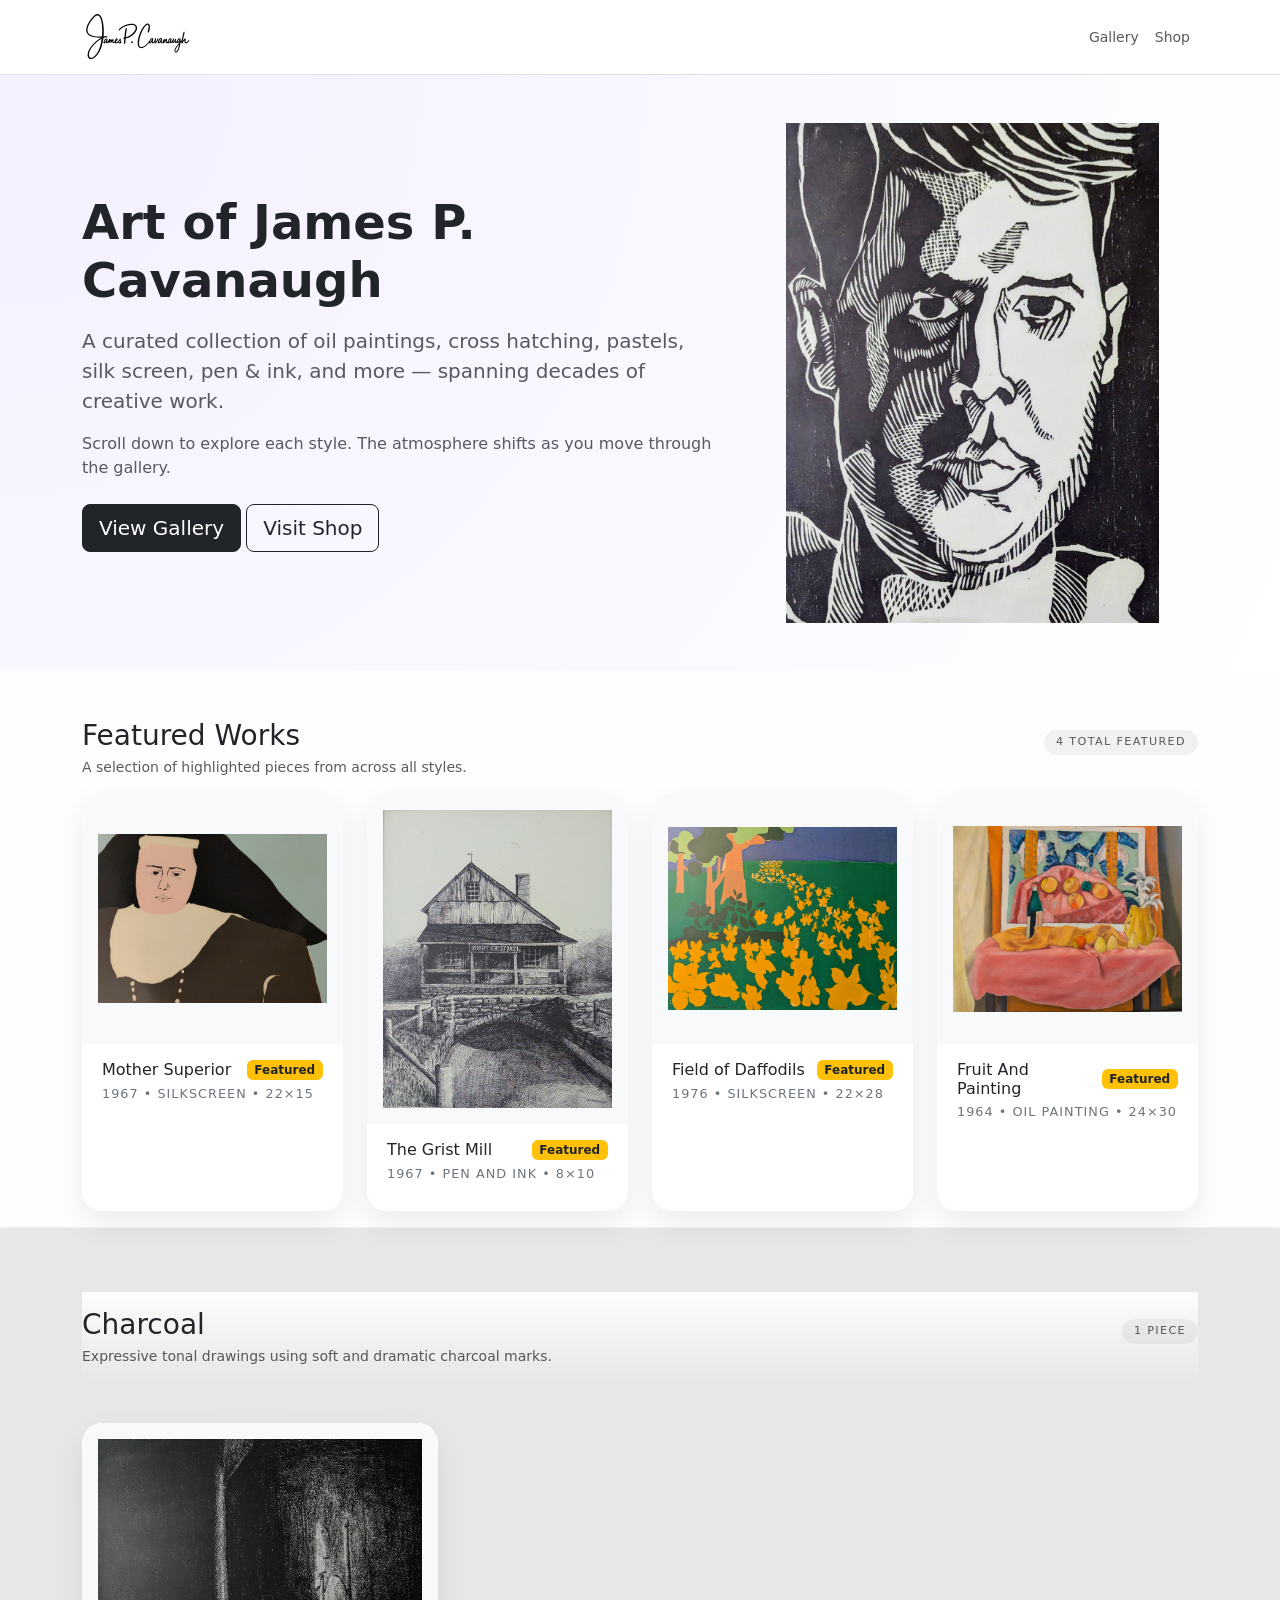
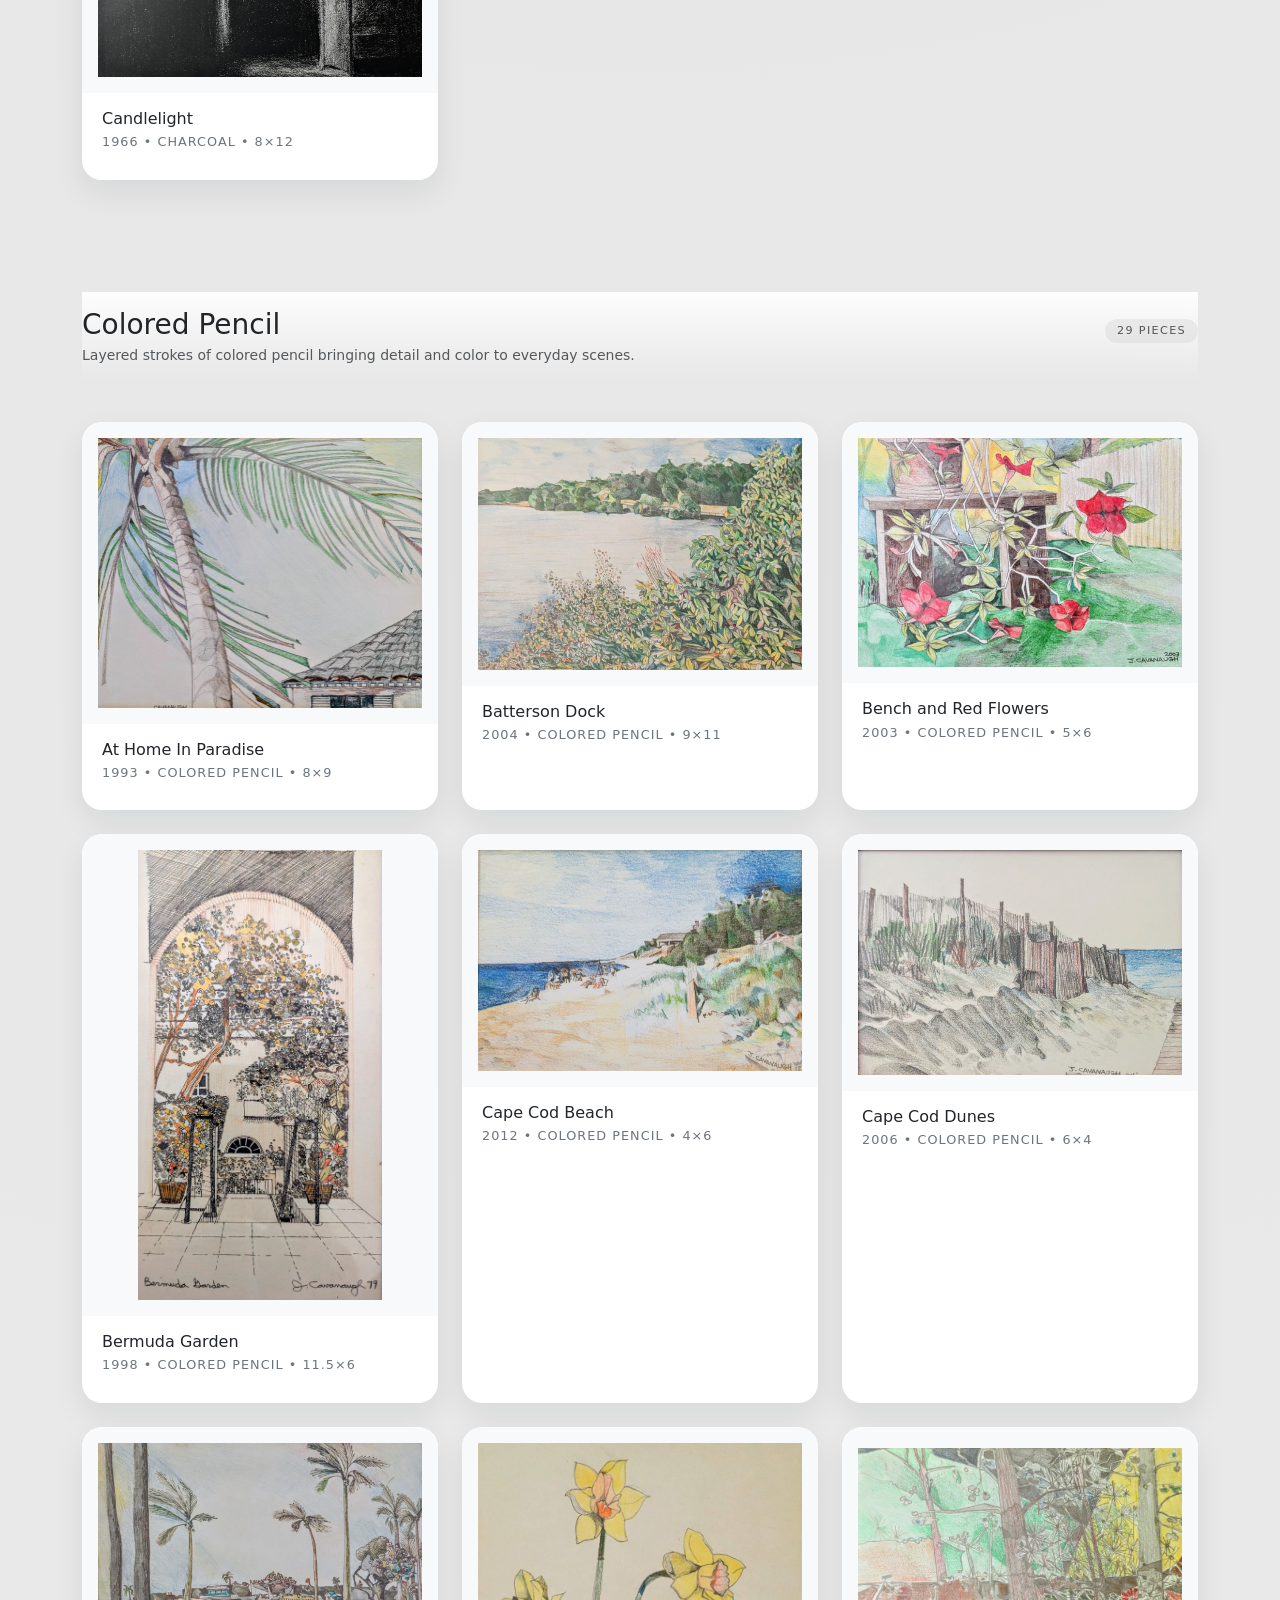
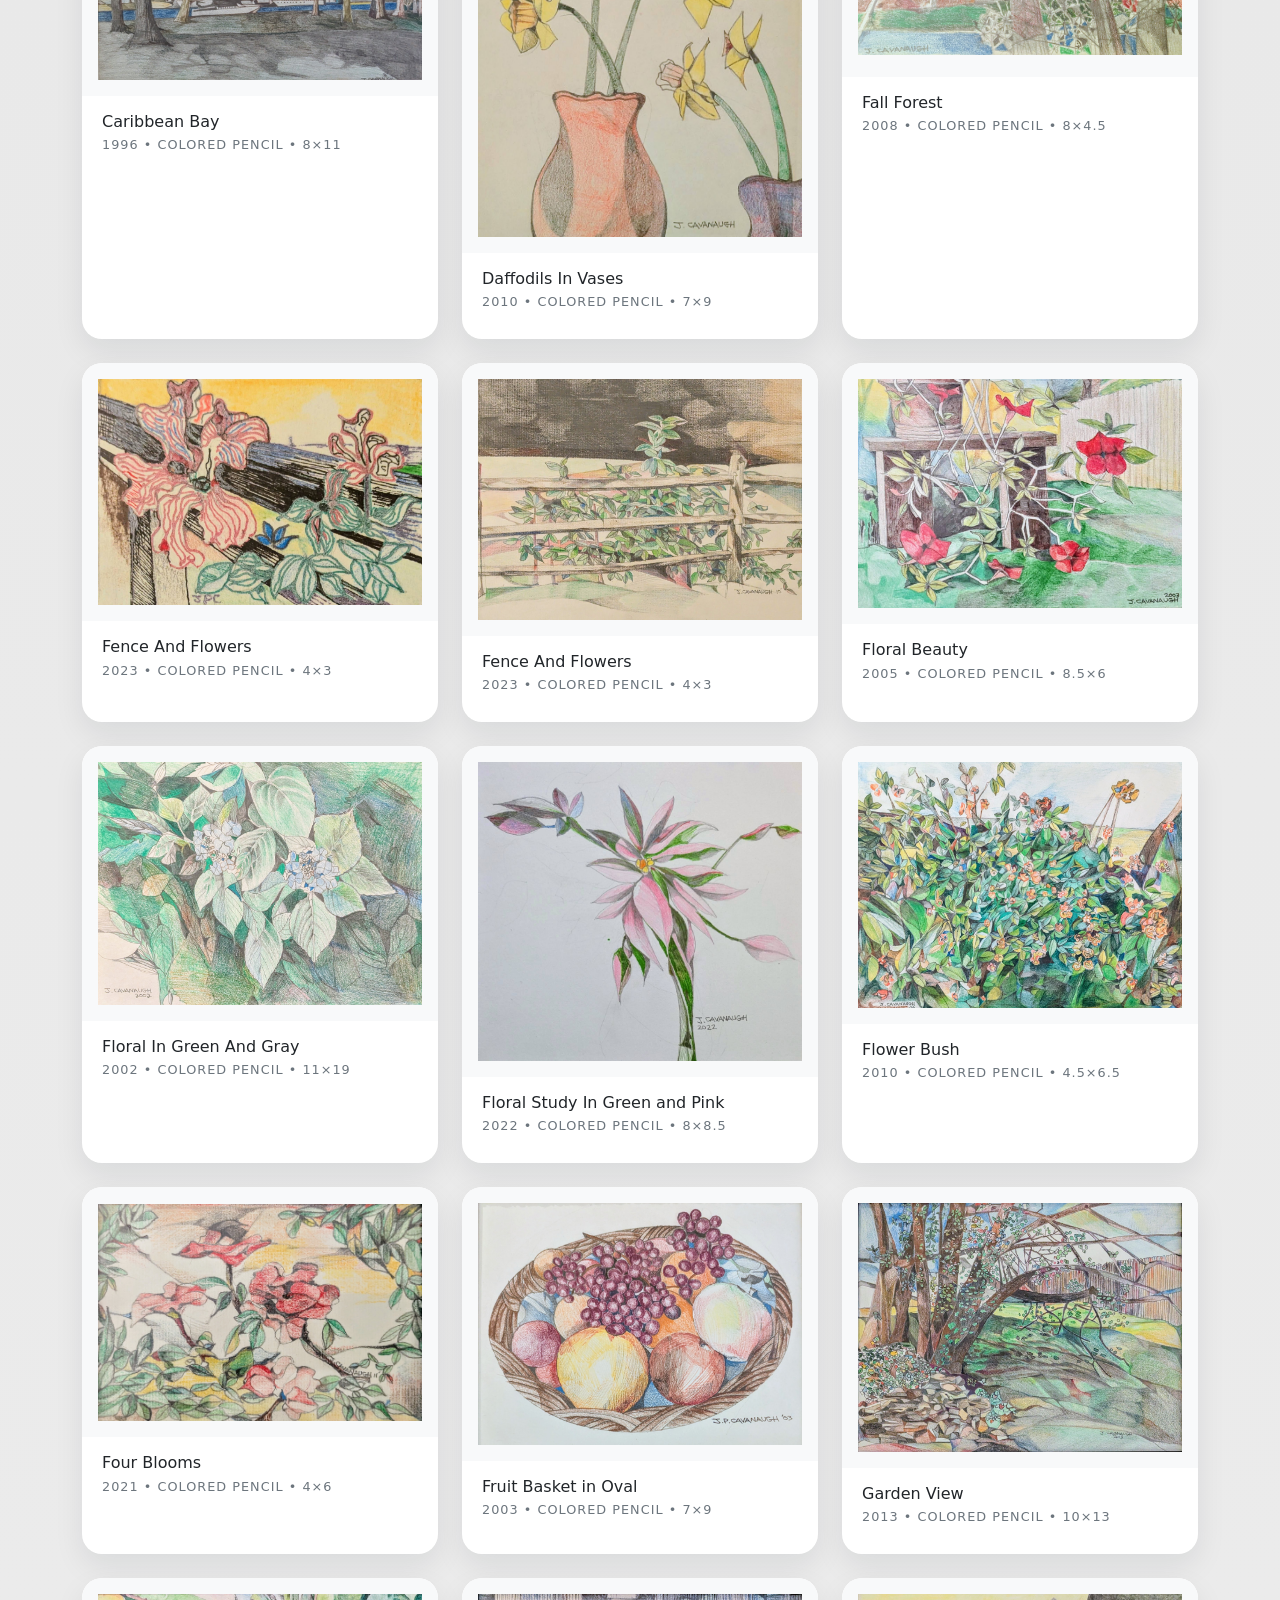
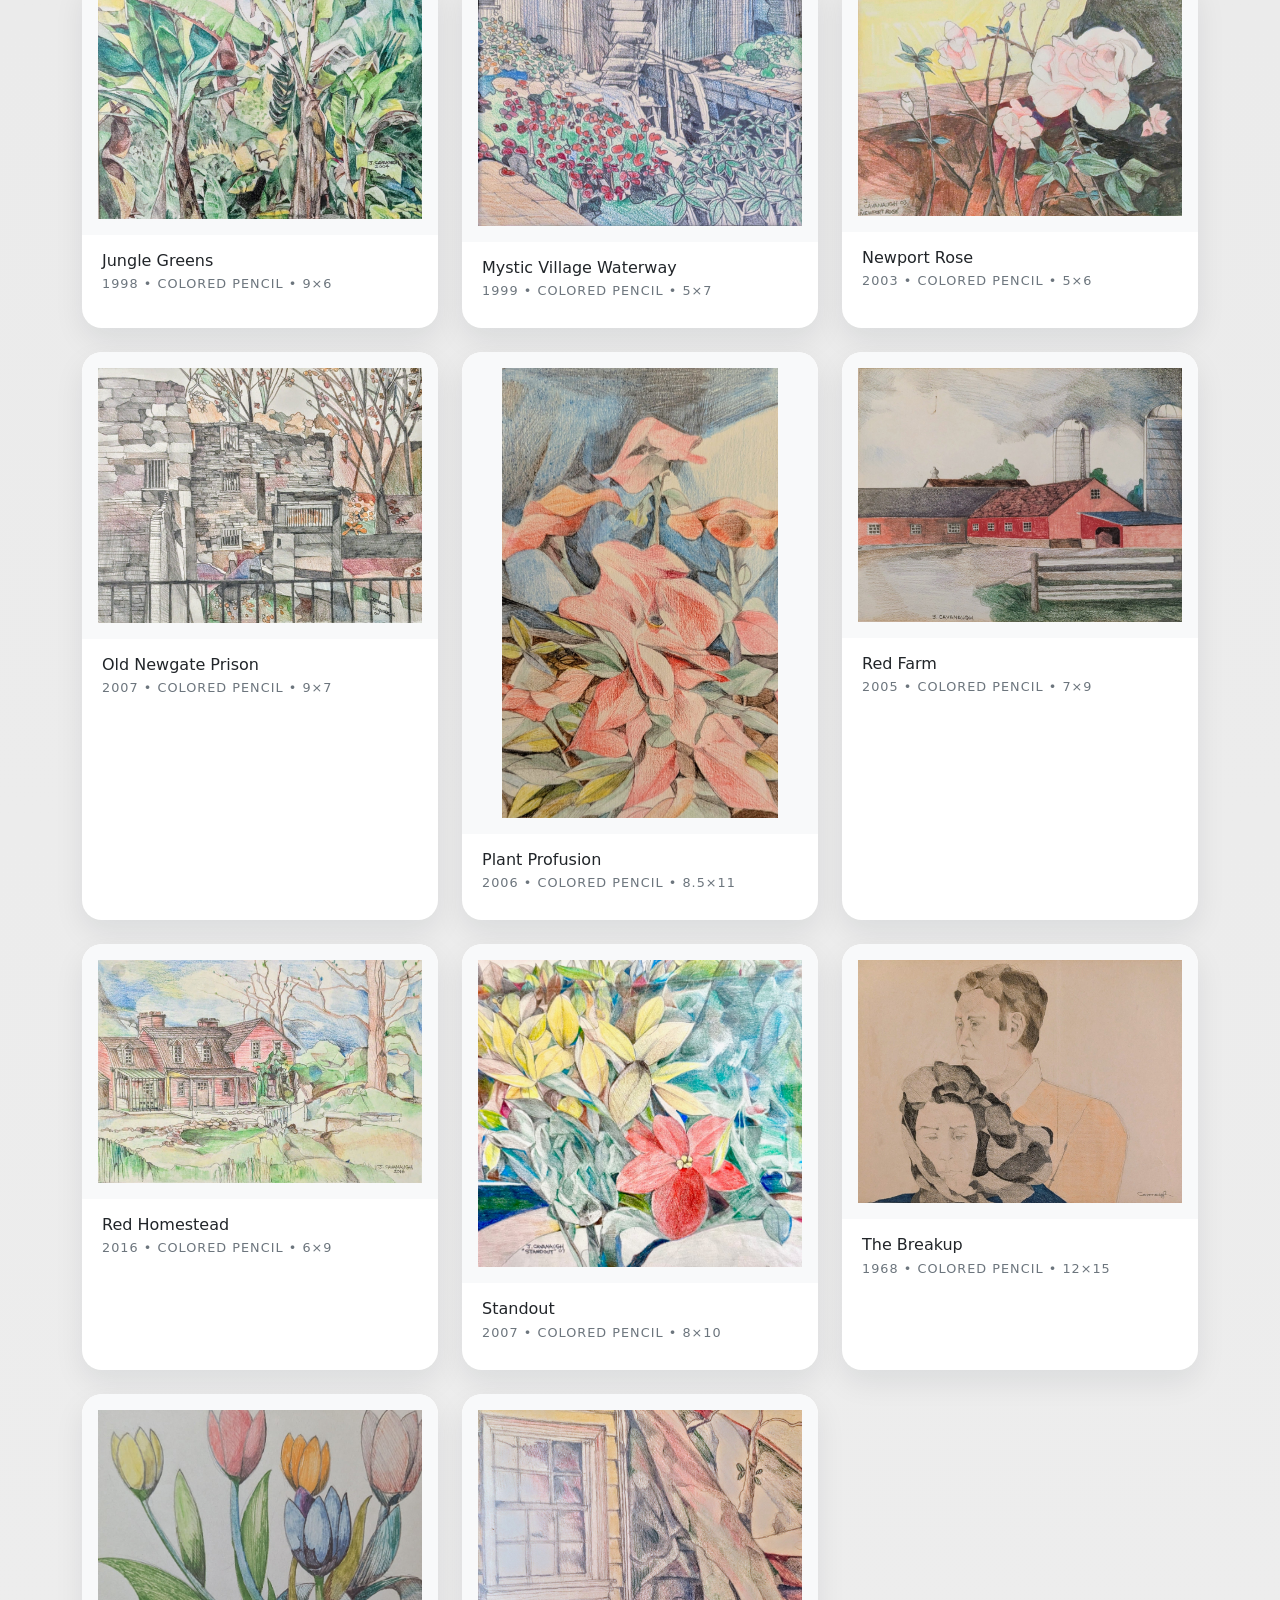
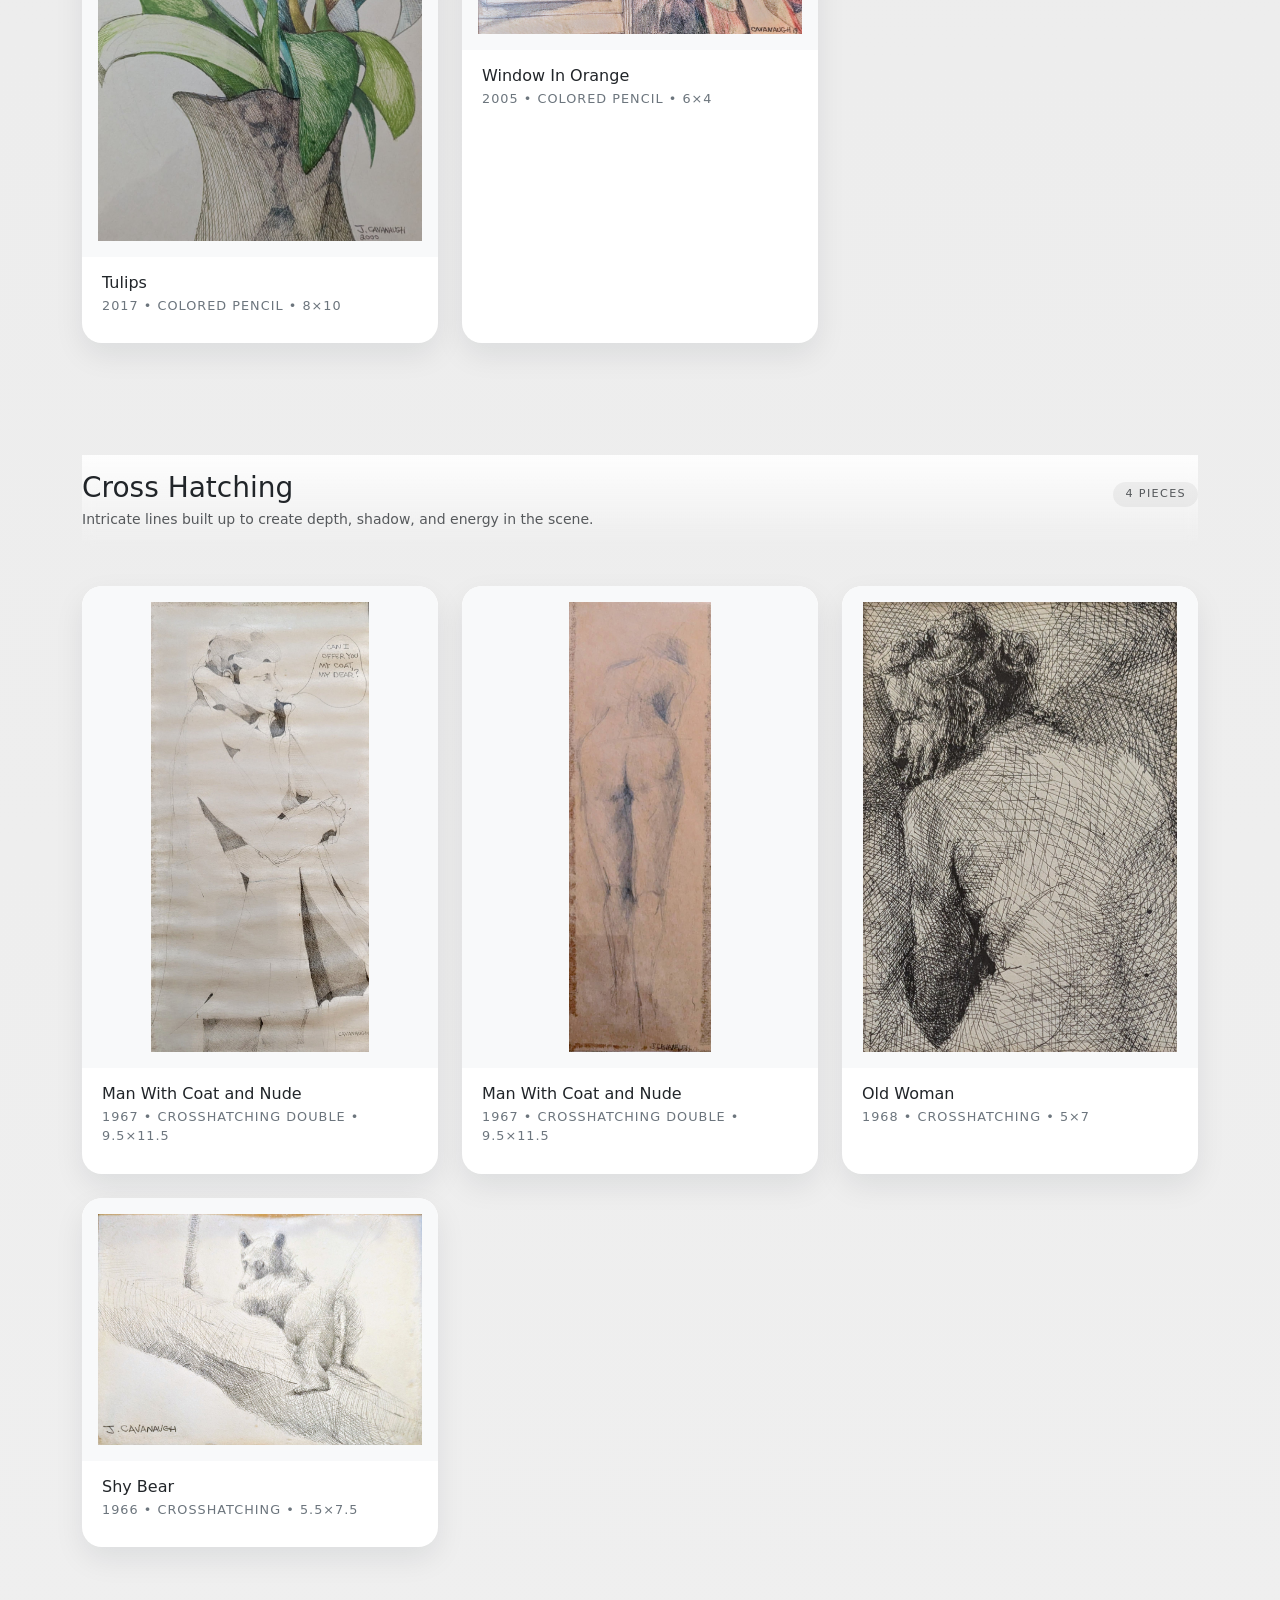
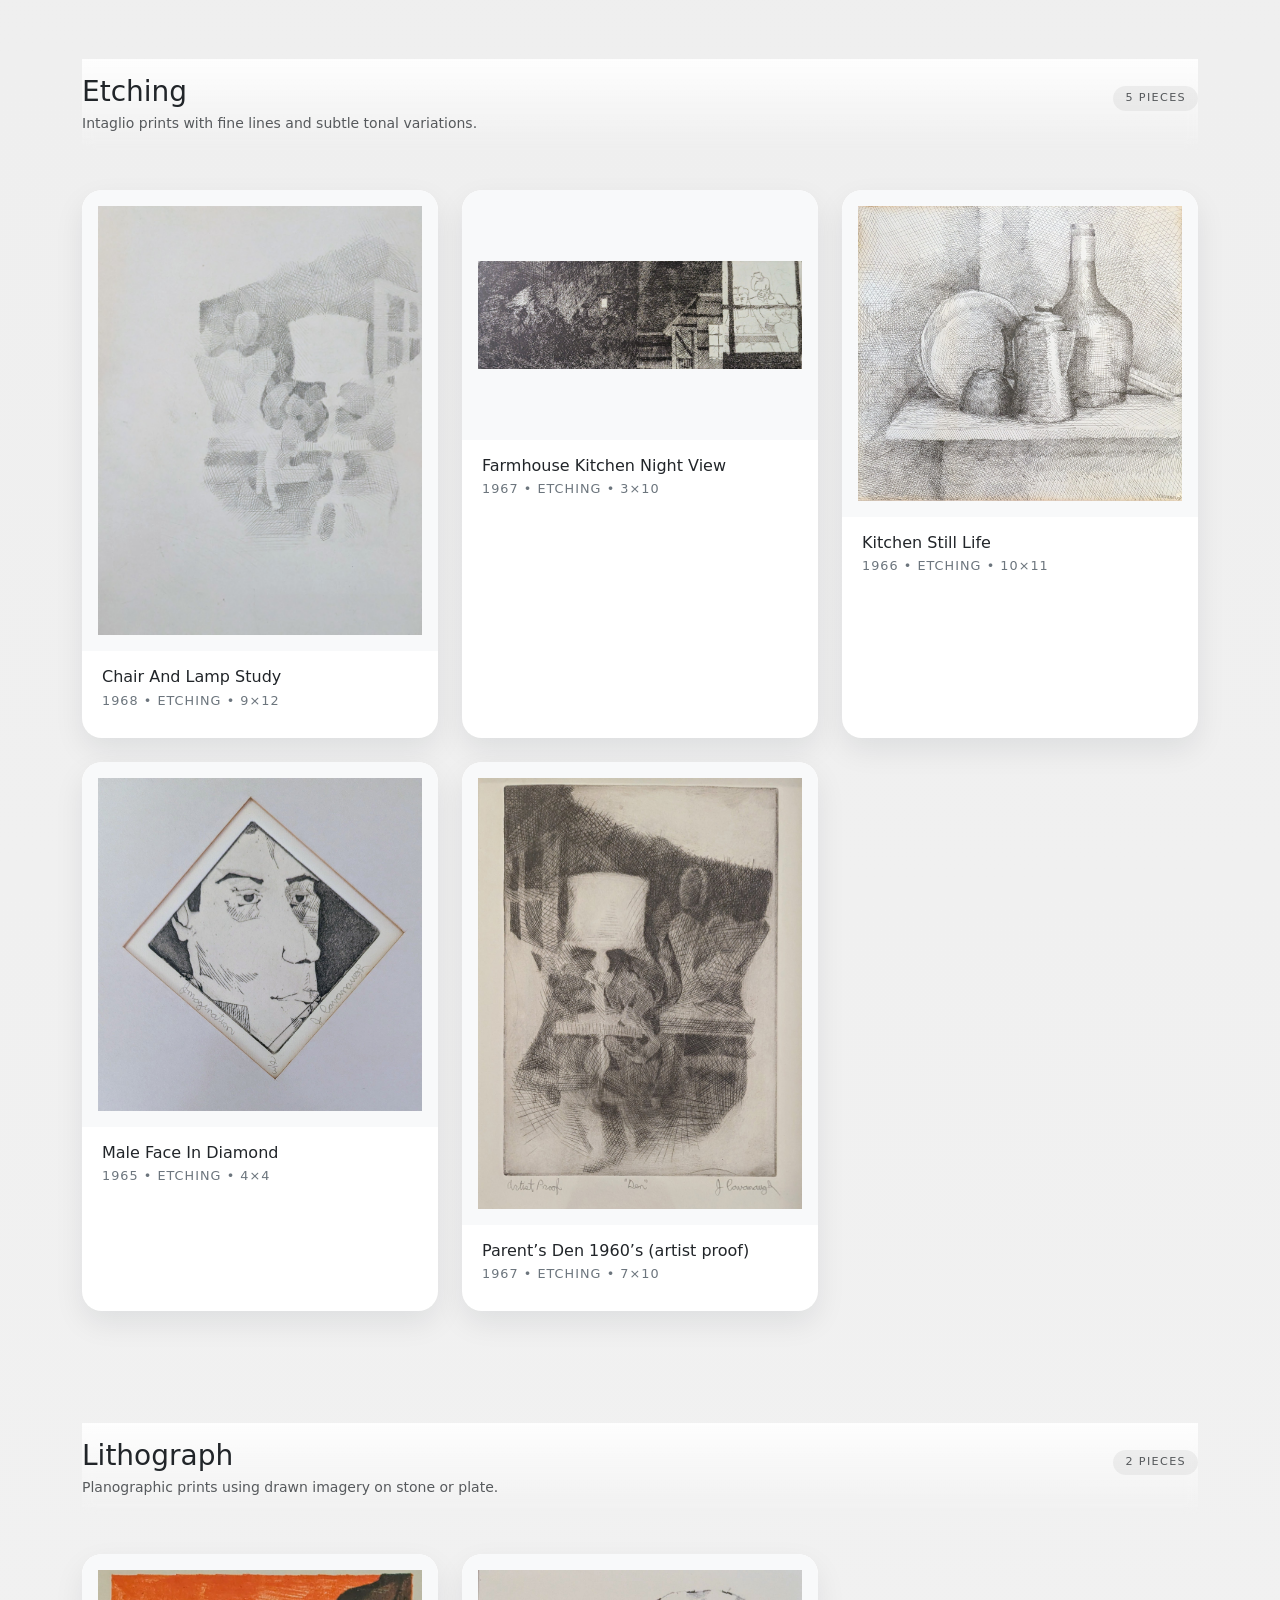
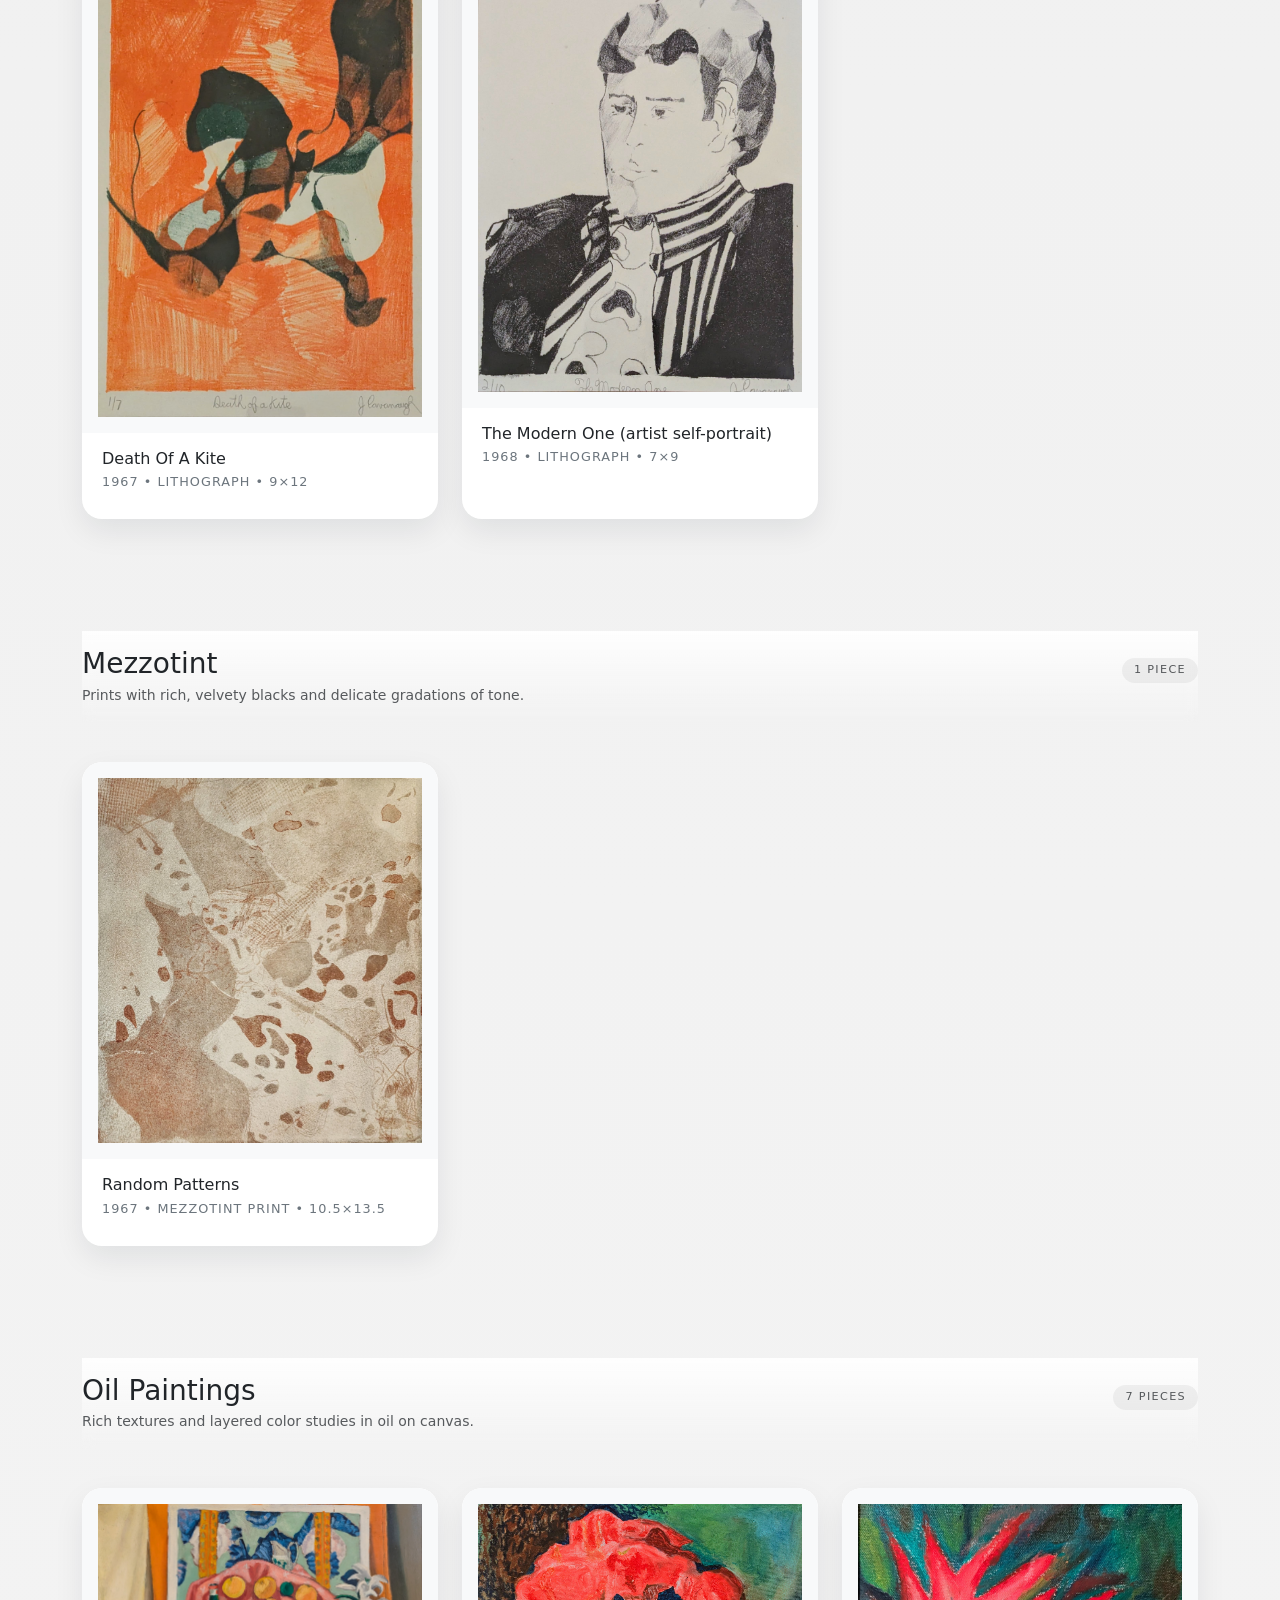
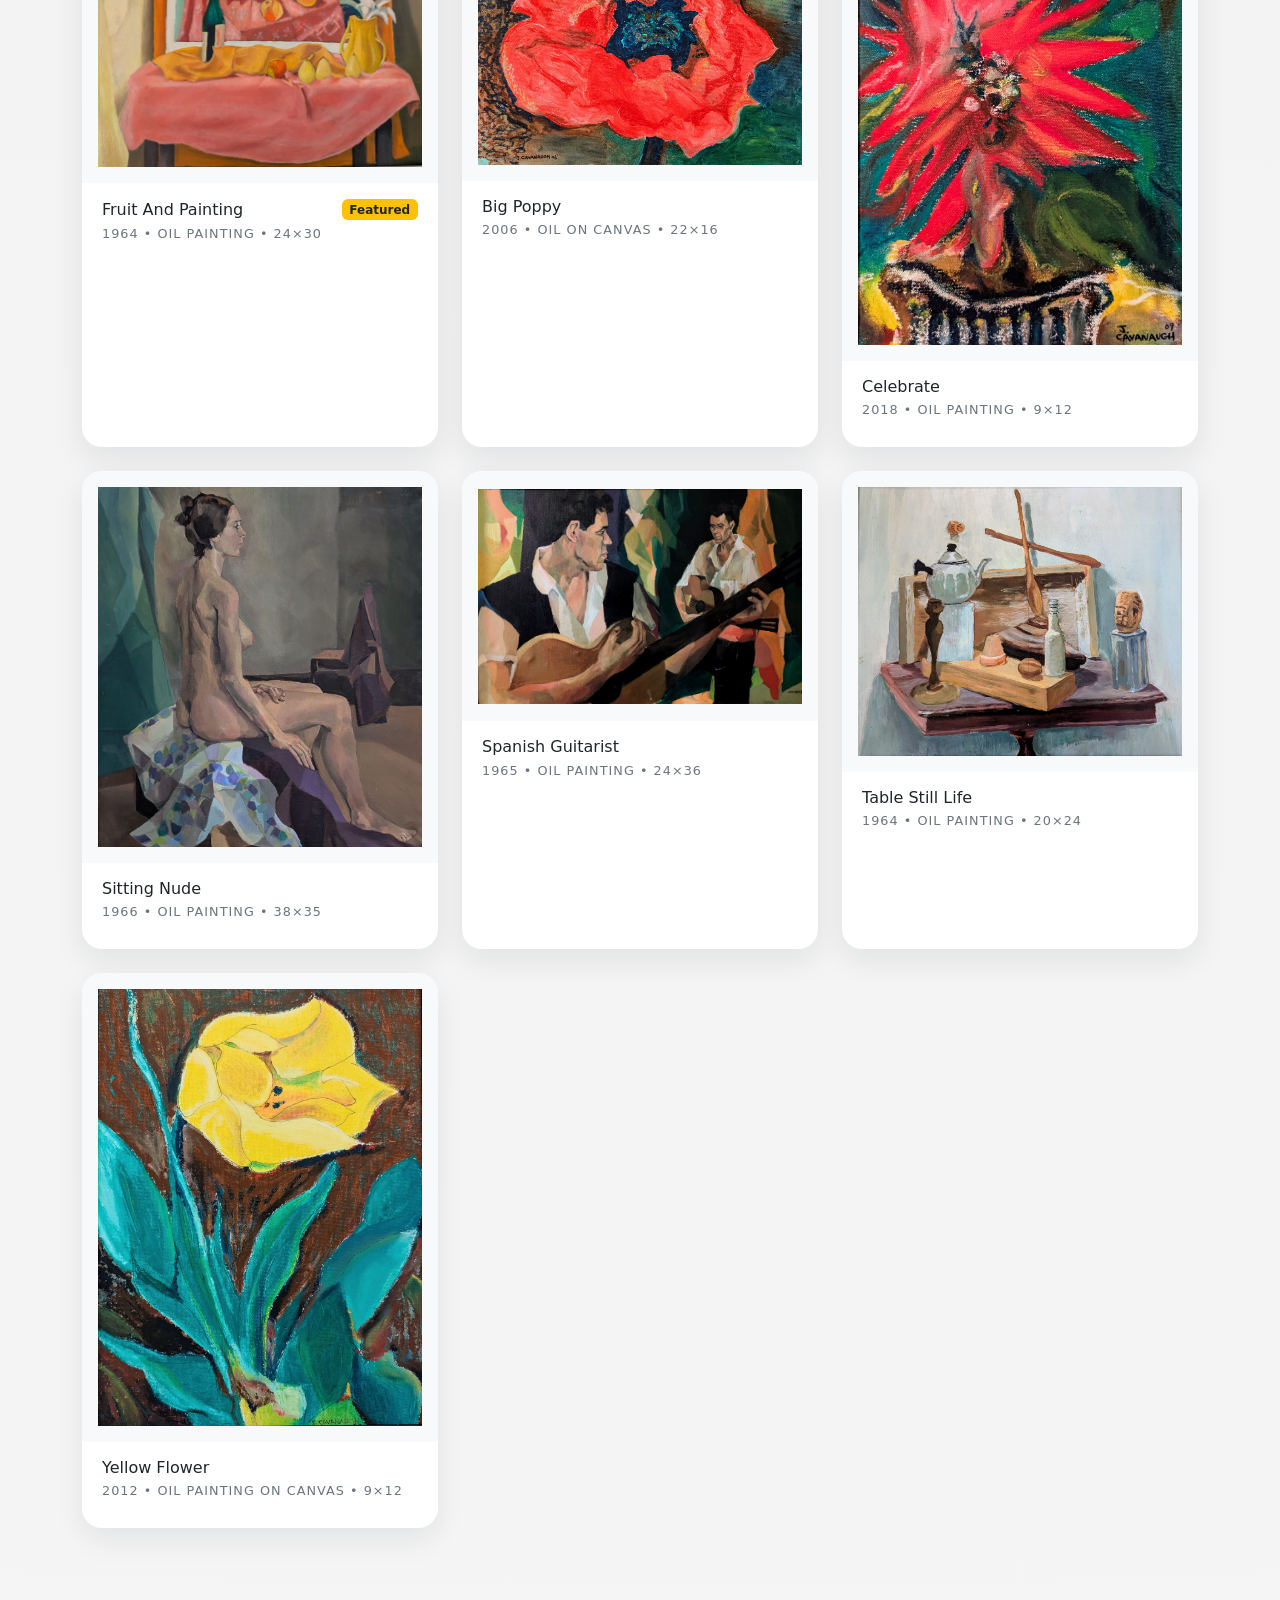
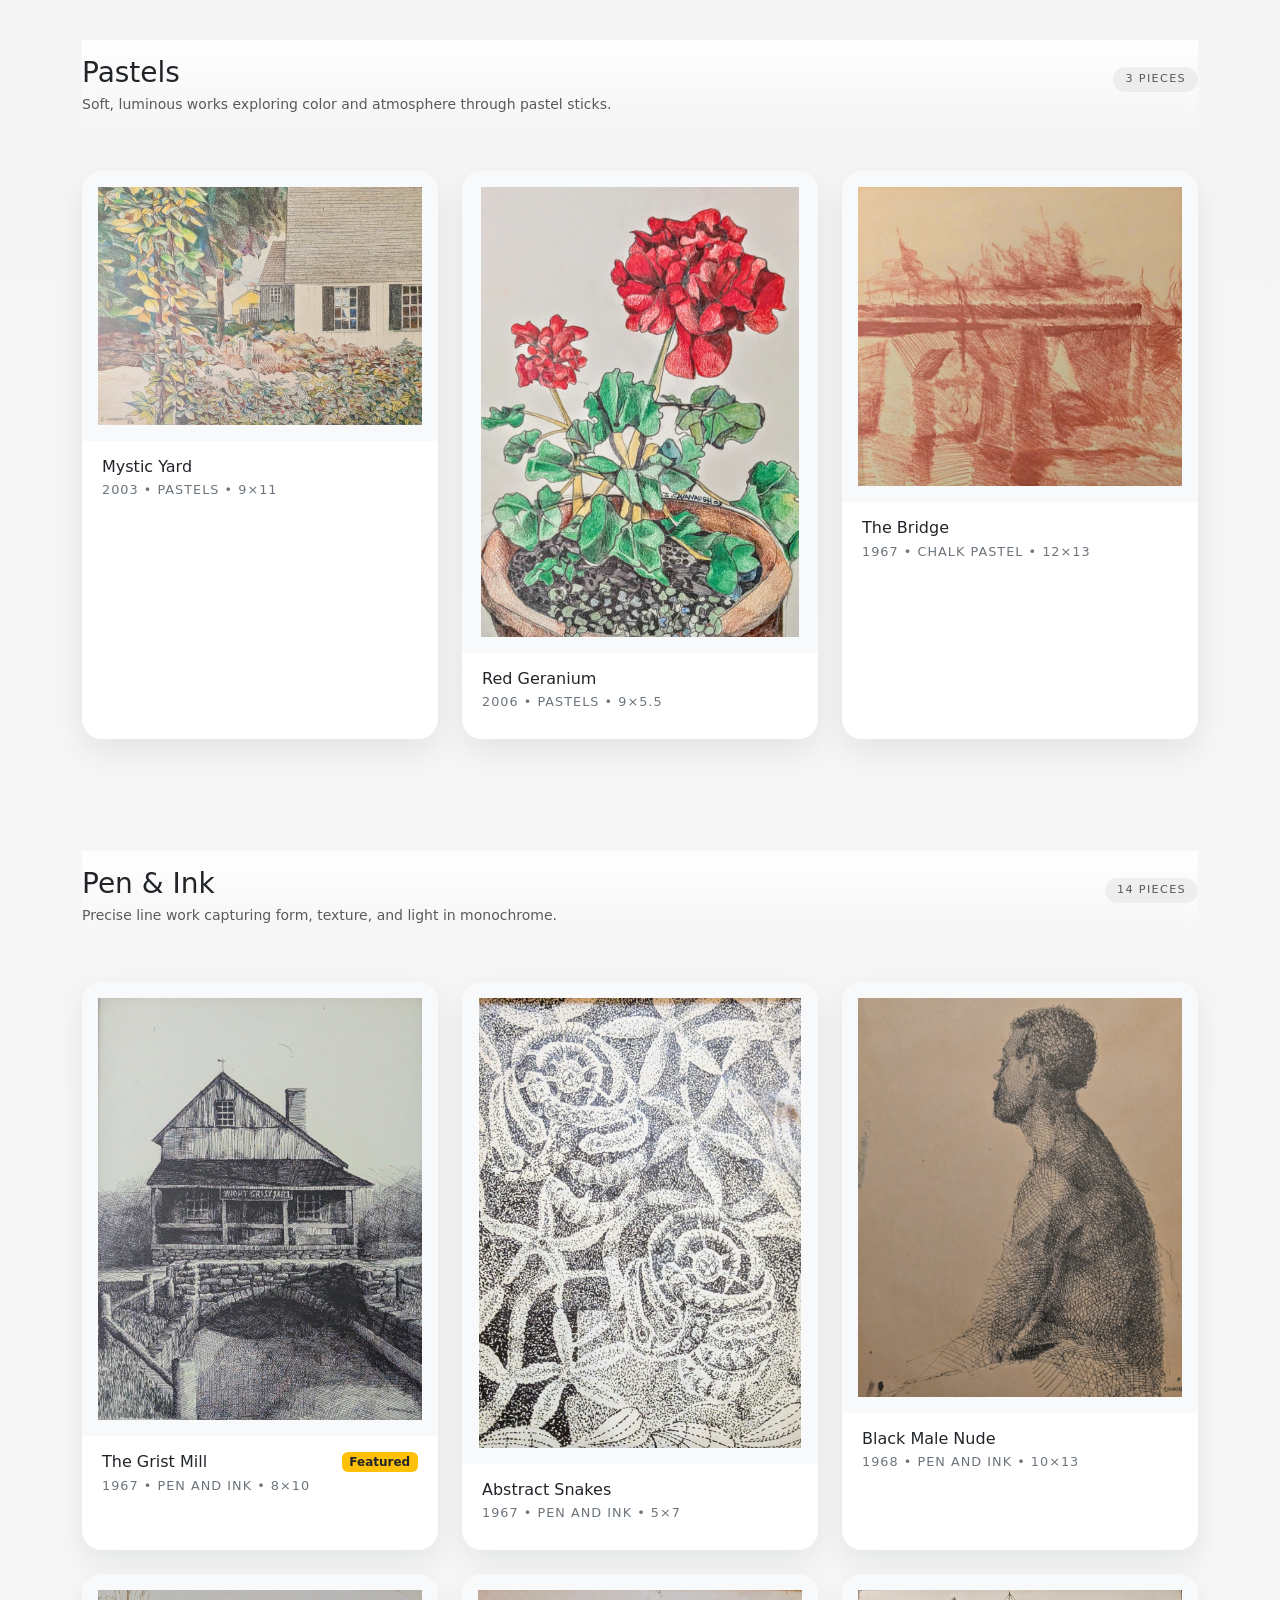
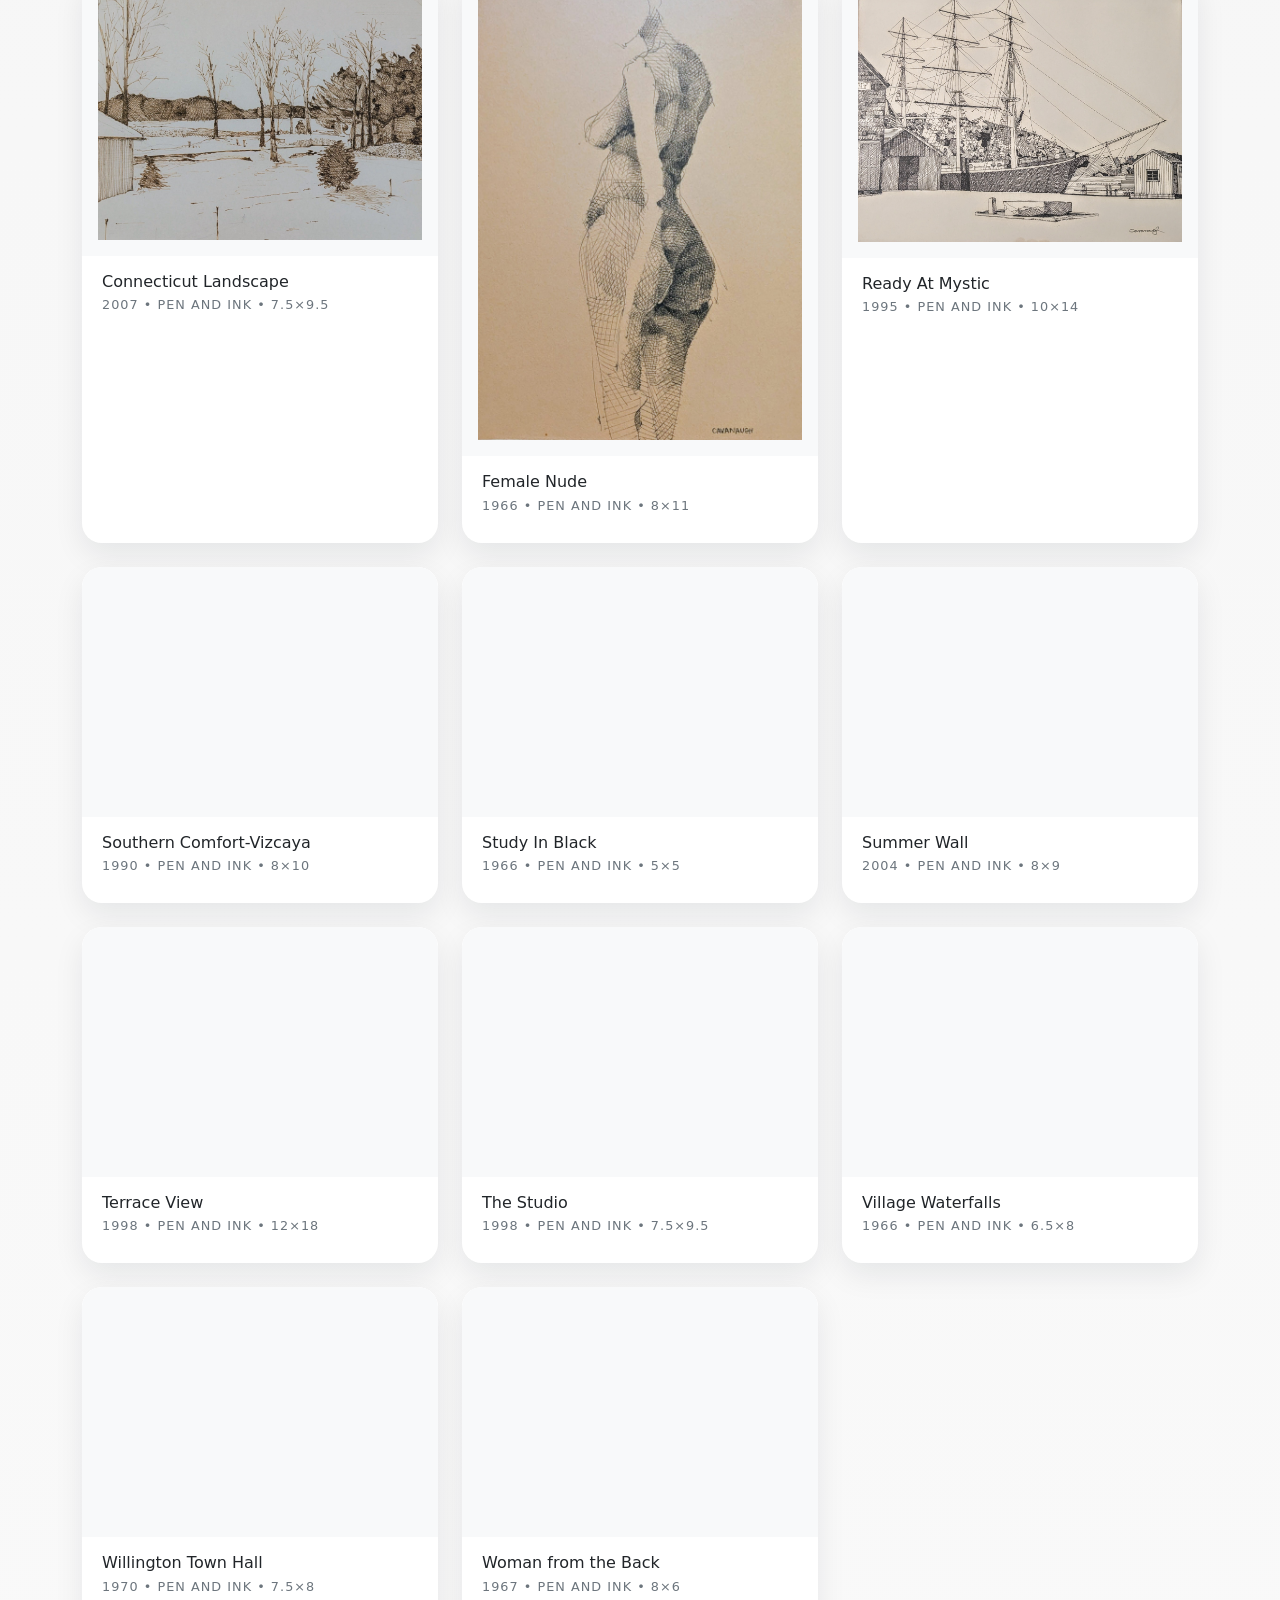
<file: index.html>
<!DOCTYPE html>
<html lang="en">
<head>
  <meta charset="UTF-8" />
  <title>James P. Cavanaugh - Gallery</title>
  <meta name="viewport" content="width=device-width, initial-scale=1" />

  <!-- Bootstrap CSS (via CDN) -->
  <link
    href="https://cdn.jsdelivr.net/npm/bootstrap@5.3.3/dist/css/bootstrap.min.css"
    rel="stylesheet"
    integrity="sha384-QWTKZyjpPEjISv5WaRU9OFeRpok6YctnYmDr5pNlyT2bRjXh0JMhjY6hW+ALEwIH"
    crossorigin="anonymous"
  />

  <!-- Your styles -->
  <link rel="stylesheet" href="/css/style.css" />

  <!-- Favicons -->
  <link rel="icon" type="image/png" sizes="16x16" href="/icons/favicon-16x16.png">
  <link rel="icon" type="image/png" sizes="32x32" href="/icons/favicon-32x32.png">
  <link rel="icon" type="image/png" sizes="48x48" href="/icons/favicon-48x48.png">
  <link rel="icon" type="image/png" sizes="96x96" href="/icons/favicon-96x96.png">
  <link rel="icon" type="image/png" sizes="192x192" href="/icons/favicon-192x192.png">
  <link rel="apple-touch-icon" sizes="180x180" href="/icons/favicon-180x180.png">
  <link rel="manifest" href="/icons/site.webmanifest">
  <meta name="theme-color" content="#0c6a74">

</head>
<body>
  <!-- Top navigation -->
  <nav class="navbar navbar-expand-lg navbar-light bg-white border-bottom sticky-top">
    <div class="container">
      <a class="navbar-brand" href="#">
        <img src="/images/james-cavanaugh-oneline-tight.svg" alt="James P. Cavanaugh" style="height: 50px; width: auto;">
      </a>
      <button
        class="navbar-toggler"
        type="button"
        data-bs-toggle="collapse"
        data-bs-target="#navbarNav"
        aria-controls="navbarNav"
        aria-expanded="false"
        aria-label="Toggle navigation"
      >
        <span class="navbar-toggler-icon"></span>
      </button>
      <div class="collapse navbar-collapse" id="navbarNav">
        <ul class="navbar-nav ms-auto small">
          <li class="nav-item">
            <a class="nav-link" href="#gallery-root">Gallery</a>
          </li>
          <li class="nav-item">
            <a class="nav-link" href="https://cavagraphics.printful.me/" target="_blank" rel="noopener noreferrer">Shop</a>
          </li>
          <!-- Add more links here (About, Contact, etc.) -->
        </ul>
      </div>
    </div>
  </nav>

  <!-- Hero / Intro -->
  <header class="hero-section py-5">
    <div class="container">
      <div class="row align-items-center g-4">
        <div class="col-lg-7">
          <h1 class="display-5 fw-bold mb-3">Art of James P. Cavanaugh</h1>
          <p class="lead text-muted">
            A curated collection of oil paintings, cross hatching, pastels, silk screen,
            pen &amp; ink, and more — spanning decades of creative work.
          </p>
          <p class="mb-4 text-muted">
            Scroll down to explore each style. The atmosphere shifts as you move through
            the gallery.
          </p>
          <a href="#gallery-root" class="btn btn-dark btn-lg">
            View Gallery
          </a>
          <a href="https://cavagraphics.printful.me/" target="_blank" rel="noopener noreferrer" class="btn btn-outline-dark btn-lg">
            Visit Shop
          </a>
        </div>
        <div class="col-lg-5 text-center">
          <!-- Optional: add a featured image or artist portrait here -->
          <img src="/images/woodcut/fr-27.jpg" alt="Woodcut by James P. Cavanaugh" class="hero-image" loading="eager" />
        </div>
      </div>
    </div>
  </header>

  <!-- Gallery root; sections are injected by JS -->
  <main id="gallery-root" class="gallery-root"></main>

  <!-- Footer -->
  <footer class="py-4 border-top mt-5 small text-muted">
    <div class="container d-flex flex-wrap justify-content-between align-items-center">
      <span>&copy; <span id="footer-year"></span> James P. Cavanaugh</span>
      <div class="d-flex gap-3 align-items-center">
        <a href="https://cavagraphics.printful.me/" target="_blank" rel="noopener noreferrer" class="text-muted text-decoration-none">Shop</a>
        <span>Site by Cavagraphics</span>
      </div>
    </div>
  </footer>

  <!-- Bootstrap JS (for navbar, etc.) -->
  <script
    src="https://cdn.jsdelivr.net/npm/bootstrap@5.3.3/dist/js/bootstrap.bundle.min.js"
    integrity="sha384-YvpcrYf0tY3lHB60NNkmXc5s9fDVZLESaAA55NDzOxhy9GkcIdslK1eN7N6jIeHz"
    crossorigin="anonymous"
  ></script>

  <!-- Your main script -->
  <script src="/js/main.js"></script>
</body>
</html>
</file>
<file: css/style.css>
/* Base typography & layout */
body {
  font-family: system-ui, -apple-system, BlinkMacSystemFont, "Segoe UI", sans-serif;
  background: #f8f9fb;
  color: #212529;
  transition: background 0.8s ease, color 0.6s ease;
  position: relative;
}

/* Navbar adjustments for signature logo */
.navbar-brand {
  padding-top: 0.5rem;
  padding-bottom: 0.5rem;
}

.navbar-brand img {
  display: block;
  margin: -0.25rem 0;
  height: 50px;
  width: auto;
}


/* Body background overlay for smooth transitions */
body::before {
  content: "";
  position: fixed;
  inset: 0;
  z-index: -2;
  background-size: cover;
  background-position: center;
  background-repeat: no-repeat;
  opacity: 0;
  transition: opacity 0.8s ease, background-image 0.8s ease;
  pointer-events: none;
}

body.has-bg-image::before {
  opacity: 0.15;
  filter: blur(8px);
}

.hero-section {
  background: radial-gradient(circle at top left, #f3f0ff, #ffffff);
  position: relative;
  z-index: 1;
}

/* Hero image */
.hero-image {
  width: 100%;
  height: auto;
  max-height: 500px;
  object-fit: contain;
  border-radius: 1.5rem;
}

/* Gallery container */
.gallery-root {
  padding-bottom: 4rem;
  position: relative;
  z-index: 1;
}

/* Style sections */
.style-section {
  padding: 4rem 0 3rem;
  position: relative;
  z-index: 0;
}

/* Section headings */
.style-section-header {
  position: sticky;
  top: 56px; /* below navbar */
  z-index: 5;
  padding: 1rem 0;
  background: linear-gradient(to bottom, rgba(255, 255, 255, 0.9), transparent);
  backdrop-filter: blur(6px);
}

/* Artwork grid */
.artwork-grid {
  margin-top: 1rem;
}

.artwork-card {
  border-radius: 1.25rem;
  overflow: hidden;
  border: none;
  box-shadow: 0 12px 30px rgba(15, 23, 42, 0.08);
  background: #ffffff;
  transition: transform 0.15s ease, box-shadow 0.15s ease;
}

.artwork-card:hover {
  transform: translateY(-3px);
  box-shadow: 0 18px 40px rgba(15, 23, 42, 0.15);
}

/* FIXED: Scale images down while maintaining aspect ratios - NUCLEAR OPTION */
.artwork-image-wrapper {
  width: 100%;
  background: #f8f9fa;
  border-radius: 1.25rem 1.25rem 0 0;
  overflow: hidden;
  display: flex;
  align-items: center;
  justify-content: center;
  min-height: 250px;
  max-height: 500px;
  padding: 1rem;
  position: relative;
}

/* Artwork image sizing (scoped to gallery cards only) */
.artwork-image-wrapper img,
.artwork-card img,
.card img {
  display: block !important;
  max-width: 100% !important;
  max-height: 450px !important;
  width: auto !important;
  height: auto !important;
  object-fit: contain !important;
  margin: 0 auto !important;
}

/* Smaller images for featured section to fit more cards */
.featured-section .artwork-image-wrapper {
  max-height: 400px;
}

.featured-section .artwork-image-wrapper img,
.featured-section .artwork-card img,
.featured-section img {
  max-height: 350px !important;
}

/* Card body */
.artwork-card .card-body {
  padding: 1rem 1.25rem 1.25rem;
}

.artwork-meta {
  font-size: 0.8rem;
  text-transform: uppercase;
  letter-spacing: 0.08em;
  color: #6c757d;
}

.artwork-description {
  font-size: 0.9rem;
  color: #495057;
}

/* Subtle style badges */
.style-badge {
  font-size: 0.7rem;
  text-transform: uppercase;
  letter-spacing: 0.12em;
  padding: 0.25rem 0.75rem;
  border-radius: 999px;
  background: rgba(0, 0, 0, 0.05);
}

/* Style-based background "moods" */
body.style-oil {
  background: radial-gradient(circle at top left, #f6eadc, #ffffff);
}

body.style-pastels {
  background: linear-gradient(135deg, #ffe5f0, #e6f7ff);
}

body.style-cross-hatching {
  background: repeating-linear-gradient(
    45deg,
    #fafafa,
    #fafafa 4px,
    #e0e0e0 5px,
    #e0e0e0 6px
  );
}

body.style-silk-screen {
  background: radial-gradient(circle at top, #fff0da, #ffffff);
}

body.style-pen-ink {
  background: radial-gradient(circle at top, #f4f4f4, #ffffff);
}

body.style-colored-pencil {
  background: linear-gradient(135deg, #fff5e6, #f0f8ff);
}

body.style-charcoal {
  background: radial-gradient(circle at top, #e8e8e8, #ffffff);
}

body.style-woodcut {
  background: linear-gradient(135deg, #f5ebe0, #ffffff);
}

body.style-etching {
  background: radial-gradient(circle at top, #f0f0f0, #ffffff);
}

body.style-lithograph {
  background: linear-gradient(135deg, #faf5f0, #ffffff);
}

body.style-mezzotint {
  background: radial-gradient(circle at top, #e5e5e5, #ffffff);
}

body.style-pencil {
  background: radial-gradient(circle at top, #f5f5f5, #ffffff);
}

body.style-watercolor {
  background: linear-gradient(135deg, #e6f7ff, #fff0f5);
}

body.style-sculpture {
  background: radial-gradient(circle at top, #f0f0f0, #ffffff);
}

/* Slight fade-in animation for cards */
@keyframes fadeUp {
  from {
    opacity: 0;
    transform: translateY(12px);
  }
  to {
    opacity: 1;
    transform: translateY(0);
  }
}

.artwork-card {
  animation: fadeUp 0.4s ease both;
}

/* Footer */
footer {
  background: #ffffff;
  position: relative;
  z-index: 1;
}

/* Featured Works section at top */
.featured-section {
  padding: 3rem 0 1rem;
  background: #ffffffee;
  backdrop-filter: blur(6px);
  border-bottom: 1px solid rgba(0, 0, 0, 0.05);
  position: relative;
  z-index: 1;
}

.featured-section-header {
  position: relative;
}
</file>
